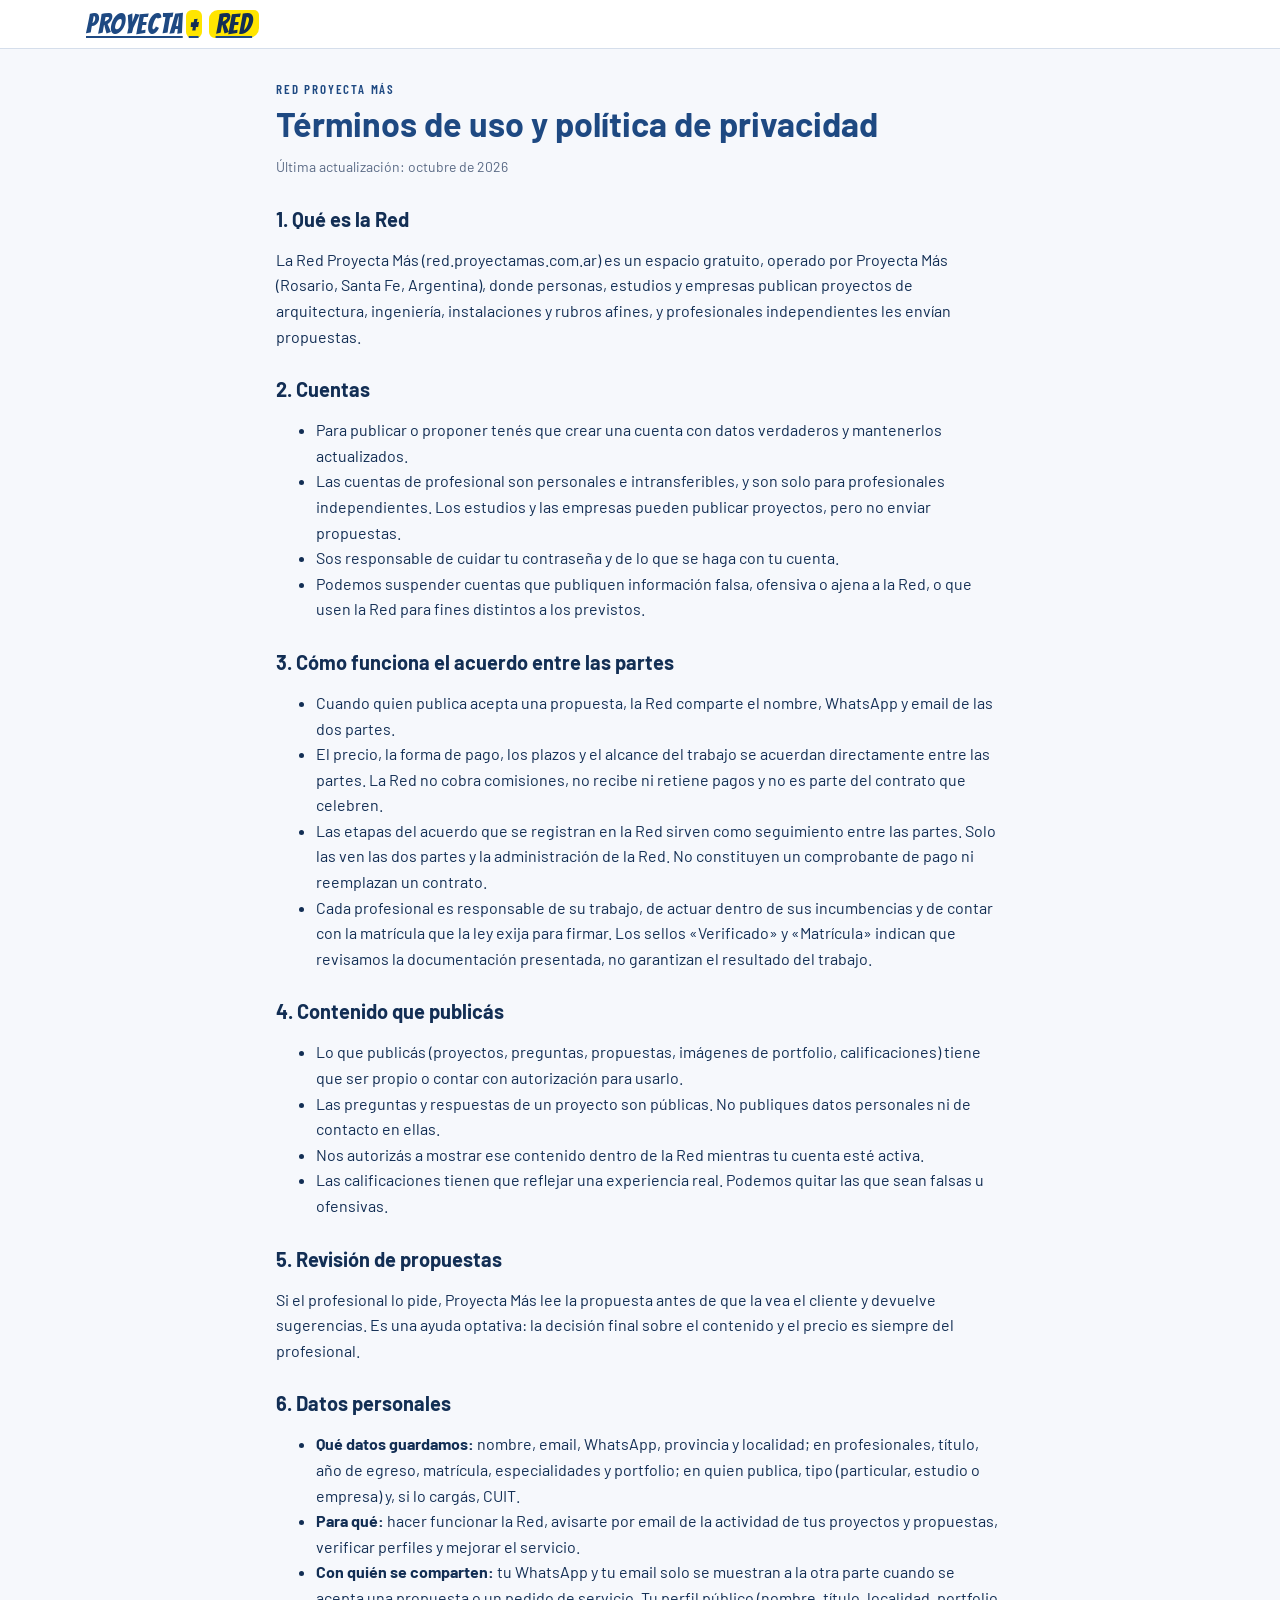
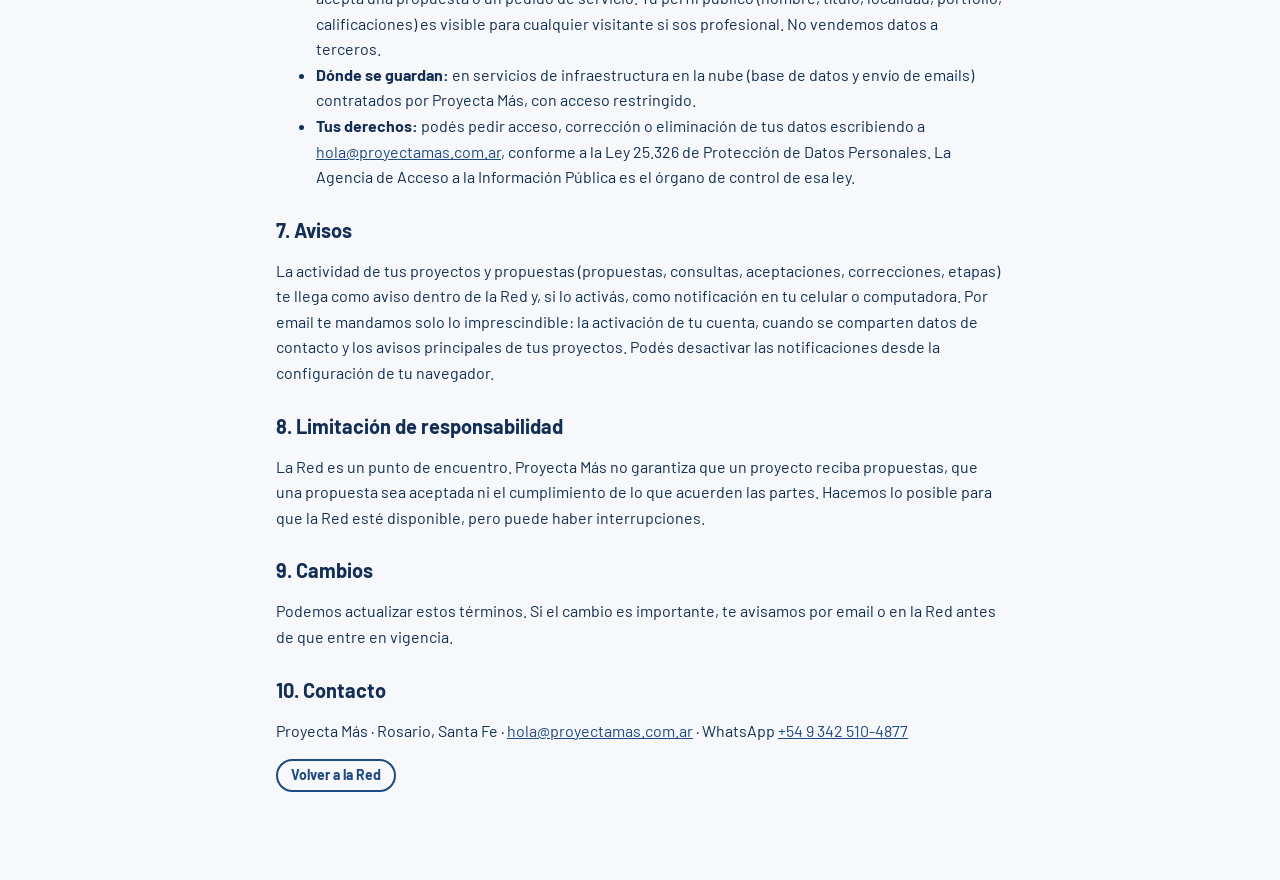
<file: terminos.html>
<!doctype html>
<html lang="es">
<head>
<meta charset="utf-8">
<meta name="viewport" content="width=device-width, initial-scale=1">
<title>Términos y privacidad · Red Proyecta Más</title>
<link rel="icon" type="image/png" sizes="32x32" href="assets/icon/favicon-32.png">
<link rel="stylesheet" href="https://fonts.googleapis.com/css2?family=Bangers&family=Barlow:wght@400;600;700&family=Barlow+Condensed:wght@600&display=swap">
<link rel="stylesheet" href="css/red.css">
<style>
body{margin:0;background:var(--paper)}
.doc{max-width:760px;margin:0 auto;padding:32px 16px 72px;line-height:1.6}
.doc h1{font:700 34px/1.1 var(--f-body);color:var(--blue);margin:8px 0 6px}
.doc h2{font:700 20px var(--f-body);margin:28px 0 6px}
.doc p,.doc li{font-size:16px}
.doc .fecha{color:var(--muted);font-size:14px}
</style>
</head>
<body>
<header><div class="bar"><a class="logo" href="./" aria-label="Volver a la Red">PROYECTA<span class="plus">+</span><em>RED</em></a></div></header>
<main class="doc">
<div class="eyebrow">Red Proyecta Más</div>
<h1>Términos de uso y política de privacidad</h1>
<p class="fecha">Última actualización: octubre de 2026</p>

<h2>1. Qué es la Red</h2>
<p>La Red Proyecta Más (red.proyectamas.com.ar) es un espacio gratuito, operado por Proyecta Más (Rosario, Santa Fe, Argentina), donde personas, estudios y empresas publican proyectos de arquitectura, ingeniería, instalaciones y rubros afines, y profesionales independientes les envían propuestas.</p>

<h2>2. Cuentas</h2>
<ul>
<li>Para publicar o proponer tenés que crear una cuenta con datos verdaderos y mantenerlos actualizados.</li>
<li>Las cuentas de profesional son personales e intransferibles, y son solo para profesionales independientes. Los estudios y las empresas pueden publicar proyectos, pero no enviar propuestas.</li>
<li>Sos responsable de cuidar tu contraseña y de lo que se haga con tu cuenta.</li>
<li>Podemos suspender cuentas que publiquen información falsa, ofensiva o ajena a la Red, o que usen la Red para fines distintos a los previstos.</li>
</ul>

<h2>3. Cómo funciona el acuerdo entre las partes</h2>
<ul>
<li>Cuando quien publica acepta una propuesta, la Red comparte el nombre, WhatsApp y email de las dos partes.</li>
<li>El precio, la forma de pago, los plazos y el alcance del trabajo se acuerdan directamente entre las partes. La Red no cobra comisiones, no recibe ni retiene pagos y no es parte del contrato que celebren.</li>
<li>Las etapas del acuerdo que se registran en la Red sirven como seguimiento entre las partes. Solo las ven las dos partes y la administración de la Red. No constituyen un comprobante de pago ni reemplazan un contrato.</li>
<li>Cada profesional es responsable de su trabajo, de actuar dentro de sus incumbencias y de contar con la matrícula que la ley exija para firmar. Los sellos «Verificado» y «Matrícula» indican que revisamos la documentación presentada, no garantizan el resultado del trabajo.</li>
</ul>

<h2>4. Contenido que publicás</h2>
<ul>
<li>Lo que publicás (proyectos, preguntas, propuestas, imágenes de portfolio, calificaciones) tiene que ser propio o contar con autorización para usarlo.</li>
<li>Las preguntas y respuestas de un proyecto son públicas. No publiques datos personales ni de contacto en ellas.</li>
<li>Nos autorizás a mostrar ese contenido dentro de la Red mientras tu cuenta esté activa.</li>
<li>Las calificaciones tienen que reflejar una experiencia real. Podemos quitar las que sean falsas u ofensivas.</li>
</ul>

<h2>5. Revisión de propuestas</h2>
<p>Si el profesional lo pide, Proyecta Más lee la propuesta antes de que la vea el cliente y devuelve sugerencias. Es una ayuda optativa: la decisión final sobre el contenido y el precio es siempre del profesional.</p>

<h2>6. Datos personales</h2>
<ul>
<li><b>Qué datos guardamos:</b> nombre, email, WhatsApp, provincia y localidad; en profesionales, título, año de egreso, matrícula, especialidades y portfolio; en quien publica, tipo (particular, estudio o empresa) y, si lo cargás, CUIT.</li>
<li><b>Para qué:</b> hacer funcionar la Red, avisarte por email de la actividad de tus proyectos y propuestas, verificar perfiles y mejorar el servicio.</li>
<li><b>Con quién se comparten:</b> tu WhatsApp y tu email solo se muestran a la otra parte cuando se acepta una propuesta o un pedido de servicio. Tu perfil público (nombre, título, localidad, portfolio, calificaciones) es visible para cualquier visitante si sos profesional. No vendemos datos a terceros.</li>
<li><b>Dónde se guardan:</b> en servicios de infraestructura en la nube (base de datos y envío de emails) contratados por Proyecta Más, con acceso restringido.</li>
<li><b>Tus derechos:</b> podés pedir acceso, corrección o eliminación de tus datos escribiendo a <a href="mailto:hola@proyectamas.com.ar">hola@proyectamas.com.ar</a>, conforme a la Ley 25.326 de Protección de Datos Personales. La Agencia de Acceso a la Información Pública es el órgano de control de esa ley.</li>
</ul>

<h2>7. Avisos</h2>
<p>La actividad de tus proyectos y propuestas (propuestas, consultas, aceptaciones, correcciones, etapas) te llega como aviso dentro de la Red y, si lo activás, como notificación en tu celular o computadora. Por email te mandamos solo lo imprescindible: la activación de tu cuenta, cuando se comparten datos de contacto y los avisos principales de tus proyectos. Podés desactivar las notificaciones desde la configuración de tu navegador.</p>

<h2>8. Limitación de responsabilidad</h2>
<p>La Red es un punto de encuentro. Proyecta Más no garantiza que un proyecto reciba propuestas, que una propuesta sea aceptada ni el cumplimiento de lo que acuerden las partes. Hacemos lo posible para que la Red esté disponible, pero puede haber interrupciones.</p>

<h2>9. Cambios</h2>
<p>Podemos actualizar estos términos. Si el cambio es importante, te avisamos por email o en la Red antes de que entre en vigencia.</p>

<h2>10. Contacto</h2>
<p>Proyecta Más · Rosario, Santa Fe · <a href="mailto:hola@proyectamas.com.ar">hola@proyectamas.com.ar</a> · WhatsApp <a href="https://wa.me/5493425104877">+54 9 342 510-4877</a></p>
<p><a class="btn o sm" href="./">Volver a la Red</a></p>
</main>
</body>
</html>
</file>
<file: css/red.css>
/* Layout: hoja de plano clara (cuadrícula azul tenue) — hero con mancha amarilla irregular, tablero de fichas con rótulo técnico al pie, secciones de respaldo/camino/beneficios; diseño claro por decisión de marca */
:root{
  color-scheme:light;
  --paper:#f6f8fc; --grid:#e3e9f3; --surface:#ffffff; --tint:#eef3fb;
  --ink:#122e54; --muted:#5a6a85; --line:#d5deeb;
  --blue:#1e4982; --yellow:#ffe500; --yellow-soft:#fff8c2; --ok:#2e7d4f; --warn:#b45309; --off:#8b96aa;
  --f-logo:"Bangers","Impact",sans-serif;
  --f-label:"Barlow Condensed","Arial Narrow",sans-serif;
  --f-body:"Barlow",system-ui,sans-serif;
  --f-mono:"IBM Plex Mono",ui-monospace,monospace;
  --blob:58% 42% 47% 53% / 44% 56% 44% 56%;
}
*{box-sizing:border-box}
html{scroll-behavior:smooth}
body{background:var(--paper);color:var(--ink);font-family:var(--f-body);font-size:16px;line-height:1.55}
a{color:var(--blue)}
.wrap{max-width:1140px;margin:0 auto;padding-inline:16px}
section.blk{padding-block:56px}
.eyebrow{font:600 13px var(--f-label);letter-spacing:.14em;text-transform:uppercase;color:var(--blue)}
h2.big{font-family:var(--f-logo);font-weight:400;font-size:clamp(34px,5vw,50px);line-height:1;letter-spacing:.02em;margin:6px 0 10px;text-wrap:balance}
h2.big mark,h1 mark{background:var(--yellow);color:var(--ink);padding:0 .18em;border-radius:12px 6px 14px 8px}
.lead{color:var(--muted);max-width:62ch;margin:0}

/* header */
header{position:sticky;top:env(safe-area-inset-top,0px);z-index:10;background:rgba(255,255,255,.94);backdrop-filter:blur(6px);border-bottom:1px solid var(--line)}
.bar{max-width:1140px;margin:0 auto;padding:10px 16px;display:flex;align-items:center;gap:14px;flex-wrap:wrap}
.logo{font-family:var(--f-logo);font-size:28px;line-height:1;color:var(--blue);letter-spacing:.03em;background:none;border:0;cursor:pointer;padding:0}
.logo em{font-style:normal;background:var(--yellow);color:var(--ink);padding:0 7px;border-radius:9px 5px 10px 6px;margin-left:5px}
nav.links{display:flex;gap:4px;flex-wrap:wrap;margin-left:auto;align-items:center}
nav.links a{font:600 15px var(--f-body);color:var(--ink);text-decoration:none;padding:7px 10px;border-radius:10px}
nav.links a:hover{background:var(--tint)}
.btn{font:700 15px var(--f-body);border:2px solid var(--blue);border-radius:999px;padding:9px 18px;cursor:pointer;background:var(--blue);color:#fff;text-decoration:none;display:inline-flex;align-items:center;gap:8px;line-height:1.2}
.btn.y{background:var(--yellow);border-color:var(--yellow);color:var(--ink)}
.btn.o{background:transparent;color:var(--blue)}
.btn.sm{padding:6px 13px;font-size:14px}
.btn:disabled{opacity:.45;cursor:not-allowed}
:focus-visible{outline:3px solid var(--blue);outline-offset:3px}
.memberchip{display:inline-flex;gap:8px;align-items:center;font:600 14px var(--f-body);background:var(--yellow);border-radius:999px;padding:6px 6px 6px 14px}
.memberchip[hidden]{display:none}
.memberchip button{font:600 13px var(--f-body);border:0;background:#fff;color:var(--ink);border-radius:999px;padding:4px 10px;cursor:pointer}
.teaser{display:grid;grid-template-columns:1.3fr 1fr;gap:24px;align-items:center;background:var(--surface);border:2px solid var(--blue);border-radius:32px 22px 36px 24px;padding:28px}
.teaser ul{margin:0;padding-left:18px;display:grid;gap:4px}
@media (max-width:760px){.teaser{grid-template-columns:1fr}}
.demo{background:var(--yellow-soft);color:var(--ink);font-size:13px;text-align:center;padding:6px 16px;border-bottom:1px solid #f1e48a}

/* hero */
.hero{position:relative;overflow:hidden;background:var(--surface);border-bottom:1px solid var(--line)}
.reopen{border:2px solid var(--blue);border-radius:16px;padding:14px;display:grid;gap:8px;font-size:14px}
.reopen select{width:auto}
.reopen small{color:var(--muted)}
#bg{position:absolute;inset:0;width:100%;height:100%;display:block;pointer-events:none}
.hero .wrap[hidden]{display:none}
.hero .wrap{position:relative;z-index:1;display:grid;grid-template-columns:1.25fr 1fr;gap:40px;align-items:center;padding-block:56px 64px}
.hero h1{font-family:var(--f-logo);font-weight:400;font-size:clamp(48px,7.5vw,88px);line-height:.92;letter-spacing:.02em;margin:10px 0 16px;color:var(--blue);text-wrap:balance}
.hero h1 span{display:block;color:var(--ink)}
.hero p{font-size:18px;max-width:52ch;margin:0 0 22px;color:var(--muted)}
.hero p b{color:var(--ink)}
.ctas{display:flex;gap:10px;flex-wrap:wrap}
.lema{margin-top:26px;font:600 13px var(--f-label);letter-spacing:.2em;color:var(--muted)}
.how{position:relative;padding:28px 22px}
.how::before{content:"";position:absolute;inset:0;background:var(--yellow);border-radius:var(--blob);transform:rotate(-4deg);animation:morph 14s ease-in-out infinite alternate}
@keyframes morph{
  0%{border-radius:58% 42% 47% 53% / 44% 56% 44% 56%;transform:rotate(-4deg) scale(1)}
  33%{border-radius:42% 58% 62% 38% / 55% 40% 60% 45%;transform:rotate(3deg) scale(1.03)}
  66%{border-radius:65% 35% 40% 60% / 38% 62% 38% 62%;transform:rotate(-7deg) scale(.98)}
  100%{border-radius:48% 52% 55% 45% / 60% 45% 55% 40%;transform:rotate(1deg) scale(1.02)}}
@media (prefers-reduced-motion:reduce){.how::before{animation:none}}
.howcard{position:relative;background:var(--surface);border:2px solid var(--ink);border-radius:18px;overflow:hidden}
.howcard header{position:static;background:var(--ink);color:#fff;border:0;padding:10px 16px;font:600 14px var(--f-label);letter-spacing:.12em;text-transform:uppercase;backdrop-filter:none}
.step{display:grid;grid-template-columns:44px 1fr;gap:12px;padding:14px 16px;border-top:1px solid var(--line)}
.step:first-of-type{border-top:0}
.step i{font:400 30px var(--f-logo);color:var(--blue);font-style:normal;line-height:1}
.step b{display:block;font-size:16px}
.step span{font-size:14px;color:var(--muted)}

/* board */
.boardhead{display:flex;justify-content:space-between;align-items:end;gap:16px;flex-wrap:wrap;margin-bottom:18px}
.filters{display:flex;gap:8px;flex-wrap:wrap;align-items:center;background:var(--surface);border:1px solid var(--line);border-radius:18px;padding:10px;margin-bottom:18px}
.filters input[type=search],.filters select{font:inherit;padding:8px 12px;border-radius:12px;border:1px solid var(--line);background:var(--paper);color:var(--ink)}
.filters input[type=search]{flex:1 1 220px}
.tog{display:flex;gap:6px;align-items:center;font-size:14px;padding:8px 12px;border-radius:12px;border:1px solid var(--line);cursor:pointer;background:var(--paper)}
.tog input{accent-color:var(--blue)}
.activetag{font-size:14px;color:var(--muted)}
.activetag button{font:inherit;border:0;background:var(--yellow);color:var(--ink);border-radius:999px;padding:2px 10px;cursor:pointer}
.grid{display:grid;grid-template-columns:repeat(auto-fill,minmax(330px,1fr));gap:16px}
.card{position:relative;background:var(--surface);border:1px solid var(--line);border-radius:20px;display:flex;flex-direction:column;cursor:pointer;min-width:0;overflow:hidden;transition:transform .15s,border-color .15s}
.card:hover{transform:translateY(-2px);border-color:var(--blue)}
.cbody{padding:16px 16px 12px;display:flex;flex-direction:column;gap:10px;flex:1}
.stamp{position:absolute;top:14px;right:12px;font:700 12px var(--f-label);letter-spacing:.16em;color:var(--blue);border:2px solid var(--blue);border-radius:6px;padding:1px 7px;transform:rotate(6deg);background:var(--surface);opacity:.85}
.meta{display:flex;gap:6px;flex-wrap:wrap;align-items:center;font-size:13px;color:var(--muted)}
.pill{font:600 12px var(--f-body);padding:3px 9px;border-radius:999px;background:var(--tint);color:var(--ink);white-space:nowrap}
.pill.first{background:var(--yellow);color:var(--ink)}
.pill.open{background:#e6f3ec;color:var(--ok)}
.pill.full{background:#eef0f4;color:var(--off)}
.pill.pm{background:var(--blue);color:#fff}
.pill.none{background:#fdf0e3;color:var(--warn)}
.card h3{font:700 21px/1.15 var(--f-body);margin:0;padding-right:64px;text-wrap:balance}
.card p{margin:0;color:var(--muted);font-size:15px;display:-webkit-box;-webkit-line-clamp:2;-webkit-box-orient:vertical;overflow:hidden}
.specs{display:flex;gap:6px;flex-wrap:wrap;font:500 12px var(--f-mono)}
.specs span{border:1px dashed #b9c6da;border-radius:7px;padding:2px 7px;background:var(--paper)}
.tags{display:flex;gap:6px;flex-wrap:wrap}
.tag{font:500 13px var(--f-body);color:var(--blue);background:transparent;border:0;padding:0;cursor:pointer}
.tag:hover{text-decoration:underline}
.rotulo{display:grid;grid-template-columns:1fr 1fr 1.1fr;border-top:2px solid var(--ink);font-variant-numeric:tabular-nums}
.rotulo div{padding:7px 10px;border-right:1px solid var(--line);min-width:0}
.rotulo div:last-child{border-right:0}
.rotulo small{display:block;font:600 10px var(--f-label);letter-spacing:.12em;text-transform:uppercase;color:var(--muted)}
.rotulo b{font:500 13px var(--f-mono);white-space:nowrap;overflow:hidden;text-overflow:ellipsis;display:block}
.cupo{display:flex;gap:3px;margin-top:4px}
.cupo i{height:5px;flex:1;border-radius:3px;background:var(--grid)}
.cupo i.on{background:var(--blue)}
.empty{padding:36px;text-align:center;color:var(--muted);background:var(--surface);border-radius:20px;border:2px dashed var(--line)}

/* respaldo */
.respaldo{background:var(--blue);color:#fff;border-radius:36px 28px 40px 24px;padding:44px 28px;position:relative;overflow:hidden}
.respaldo .eyebrow{color:var(--yellow)}
.respaldo .lead{color:#d6e1f3}
.respaldo h2.big mark{color:var(--ink)}
.rgrid{display:grid;grid-template-columns:repeat(auto-fit,minmax(240px,1fr));gap:12px;margin-top:26px}
.ritem{background:rgba(255,255,255,.08);border:1px solid rgba(255,255,255,.18);border-radius:18px;padding:16px;display:grid;gap:6px;align-content:start}
.ritem svg{width:30px;height:30px;stroke:var(--yellow);fill:none;stroke-width:1.8;stroke-linecap:round;stroke-linejoin:round}
.ritem b{font-size:17px}
.ritem span{font-size:14px;color:#d6e1f3}
.quote{margin-top:24px;display:flex;gap:14px;align-items:center;flex-wrap:wrap;background:var(--yellow);color:var(--ink);border-radius:18px 12px 20px 14px;padding:14px 18px;font-size:16px}
.quote b{font-family:var(--f-logo);font-weight:400;font-size:24px;letter-spacing:.03em}

/* camino */
.path{display:grid;grid-template-columns:repeat(4,1fr);gap:0;margin-top:26px;position:relative}
.lvl{padding:18px 16px 18px 0;position:relative;display:grid;gap:6px;align-content:start}
.lvl::before{content:"";position:absolute;top:30px;left:44px;right:0;height:2px;background:repeating-linear-gradient(90deg,var(--blue) 0 8px,transparent 8px 14px)}
.lvl:last-child::before{display:none}
.lvl .n{width:48px;height:48px;border-radius:var(--blob);background:var(--yellow);font:400 26px/48px var(--f-logo);text-align:center;color:var(--ink);position:relative}
.lvl:last-child .n{background:var(--blue);color:#fff}
.lvl b{font-size:18px}
.lvl span{font-size:14px;color:var(--muted)}
.lvl ul{margin:4px 0 0;padding-left:18px;font-size:14px}

/* beneficios */
.pgrid{display:grid;grid-template-columns:repeat(auto-fit,minmax(250px,1fr));gap:14px;margin-top:26px}
.prod{background:var(--surface);border:1px solid var(--line);border-radius:20px;padding:18px;display:grid;gap:8px;align-content:start;position:relative}
.prod .unit{font:600 12px var(--f-label);letter-spacing:.14em;color:var(--blue)}
.prod b{font-size:18px;line-height:1.2}
.prod span{font-size:14px;color:var(--muted)}
.off{justify-self:start;font:400 24px var(--f-logo);letter-spacing:.03em;background:var(--yellow);padding:2px 12px;border-radius:12px 6px 14px 8px}
.off small{font:600 12px var(--f-body);letter-spacing:0;margin-left:4px}
.fine{font-size:13px;color:var(--muted);margin-top:14px}

/* quien */
.who{display:grid;grid-template-columns:repeat(auto-fit,minmax(250px,1fr));gap:14px;margin-top:22px}
.who div{background:var(--surface);border:1px solid var(--line);border-radius:20px;padding:18px}
.who h3{font:700 13px var(--f-label);letter-spacing:.14em;text-transform:uppercase;margin:0 0 8px}
.who .y h3{color:var(--ok)} .who .n2 h3{color:var(--warn)}
.who ul{margin:0;padding-left:18px;font-size:15px}
.who li{margin-bottom:4px}

/* forms */
.view[hidden],section[hidden]{display:none!important}
.formwrap{display:grid;grid-template-columns:minmax(0,1fr) 300px;gap:22px;align-items:start;padding-block:36px 64px}
.formbox{background:var(--surface);border:1px solid var(--line);border-radius:24px;padding:22px;display:grid;gap:22px;min-width:0}
.formbox h1{font-family:var(--f-logo);font-weight:400;font-size:42px;letter-spacing:.02em;line-height:1;margin:0;color:var(--blue)}
fieldset{border:0;padding:0;margin:0;display:grid;gap:12px;min-width:0}
legend{font:700 14px var(--f-label);letter-spacing:.14em;text-transform:uppercase;color:var(--ink);margin-bottom:8px;display:flex;gap:8px;align-items:center}
legend i{font:400 18px var(--f-logo);font-style:normal;background:var(--yellow);border-radius:var(--blob);width:28px;height:28px;display:inline-grid;place-items:center;letter-spacing:0}
.row{display:grid;grid-template-columns:repeat(auto-fit,minmax(160px,1fr));gap:12px}
label.f{display:grid;gap:4px;font-size:14px;font-weight:600;min-width:0}
label.f small{font-weight:400;color:var(--muted)}
input,select,textarea{font:inherit;font-weight:400;padding:9px 12px;border-radius:12px;border:1px solid var(--line);background:var(--paper);color:var(--ink);width:100%}
input:focus,select:focus,textarea:focus{border-color:var(--blue);background:#fff}
textarea{min-height:110px;resize:vertical}
.choice{display:flex;gap:8px;flex-wrap:wrap}
.choice label{display:flex;gap:7px;align-items:center;border:1px solid var(--line);border-radius:12px;padding:9px 13px;cursor:pointer;font-size:14px;background:var(--paper)}
.choice label:has(input:checked){border-color:var(--blue);background:var(--tint);font-weight:600}
.choice input,.check input{width:auto;accent-color:var(--blue)}
.chipin{display:flex;flex-wrap:wrap;gap:6px;align-items:center;border:1px solid var(--line);border-radius:12px;padding:6px;background:var(--paper)}
.chipin input{border:0;flex:1 1 140px;padding:4px 6px;background:transparent}
.chip{background:var(--yellow);border-radius:999px;padding:2px 4px 2px 10px;font-size:13px;display:flex;gap:2px;align-items:center}
.chip button{border:0;background:transparent;cursor:pointer;color:inherit;font-size:13px}
.suggest{display:flex;gap:8px;flex-wrap:wrap;font-size:13px;color:var(--muted);align-items:center}
.suggest .tag{font-size:13px}
.note{font-size:14px;color:var(--ink);background:var(--tint);border-radius:14px;padding:11px 14px}
.check{display:flex;gap:10px;align-items:flex-start;font-size:14px}
.check input{margin-top:4px}
.aside{display:grid;gap:12px;position:sticky;top:90px}
.asidecard{background:var(--surface);border:1px solid var(--line);border-radius:20px;padding:16px;display:grid;gap:6px;font-size:14px}
.asidecard.y{background:var(--yellow);border-color:var(--yellow)}
.asidecard b{font-size:16px}
.asidecard ul{margin:0;padding-left:18px}
.welcome{background:var(--surface);border:2px solid var(--blue);border-radius:24px;padding:22px;display:grid;gap:14px}
.welcome h2{font-family:var(--f-logo);font-weight:400;font-size:38px;margin:0;color:var(--blue);letter-spacing:.02em}
.coupon{display:flex;gap:12px;align-items:center;flex-wrap:wrap;border:2px dashed var(--ink);border-radius:16px;padding:12px 16px;background:var(--yellow-soft)}
.coupon code{font:500 22px var(--f-mono);letter-spacing:.08em}
.todo{display:grid;gap:8px;margin:0;padding:0;list-style:none}
.todo li{display:flex;gap:10px;align-items:flex-start;font-size:15px}
.todo li::before{content:"";flex:none;width:18px;height:18px;margin-top:3px;border:2px solid var(--blue);border-radius:6px}

/* dialog */
dialog{border:0;border-radius:24px;padding:0;max-width:800px;width:calc(100% - 24px);background:var(--surface);color:var(--ink);max-height:92vh}
dialog::backdrop{background:rgba(18,46,84,.5)}
.dl{padding:22px;display:grid;gap:18px}
.dlhead{display:flex;justify-content:space-between;gap:12px;align-items:flex-start}
.dl h2{font:700 28px/1.1 var(--f-body);margin:0;text-wrap:balance}
.dl h4{font:700 13px var(--f-label);letter-spacing:.14em;text-transform:uppercase;color:var(--blue);margin:0 0 8px}
.x{border:1px solid var(--line);background:var(--surface);color:var(--ink);border-radius:999px;width:38px;height:38px;cursor:pointer;font-size:16px;flex:none}
.sheet{display:grid;grid-template-columns:repeat(3,minmax(0,1fr));border:2px solid var(--ink);border-radius:12px;overflow:hidden}
.sheet div{padding:8px 12px;border-right:1px solid var(--line);border-bottom:1px solid var(--line)}
.sheet div:nth-child(3n){border-right:0}
.sheet div:nth-last-child(-n+3){border-bottom:0}
.sheet small{display:block;font:600 10px var(--f-label);letter-spacing:.12em;text-transform:uppercase;color:var(--muted)}
.sheet b{font:500 14px var(--f-mono)}
.qa{display:grid;gap:10px}
.q{border-left:3px solid var(--yellow);padding-left:12px;font-size:15px}
.q .a{margin-top:3px;color:var(--muted)}
.q .a b{color:var(--ink)}
.inline{display:flex;gap:8px;flex-wrap:wrap}
.inline input{flex:1 1 220px;width:auto}
.prop{border:1px solid var(--line);border-radius:16px;padding:14px;display:grid;gap:8px;position:relative;background:var(--paper)}
.prop.pmp{border:2px solid var(--blue);background:var(--surface)}
.prop .who2{display:flex;gap:10px;align-items:center}
.av{width:38px;height:38px;border-radius:var(--blob);background:var(--yellow);display:grid;place-items:center;font:400 18px var(--f-logo);flex:none}
.prop.pmp .av{background:var(--blue);color:#fff}
.prop .who2 small{display:block;color:var(--muted);font-size:13px}
.prop pre{margin:0;white-space:pre-wrap;font:inherit;font-size:14px}
.prop .stamp{top:12px}
.propnums{display:flex;gap:6px;flex-wrap:wrap;font:500 12px var(--f-mono)}
.propnums span{background:var(--surface);border:1px solid var(--line);border-radius:7px;padding:2px 8px}
.pill.done{background:var(--ink);color:#fff}
.rep{display:inline-flex;gap:6px;align-items:center;font-size:13px;color:var(--muted);font-variant-numeric:tabular-nums}
.rep b{color:var(--ink)}
.rep .st{color:#d4b400;letter-spacing:1px}
.rategrid{display:grid;grid-template-columns:repeat(auto-fit,minmax(260px,1fr));gap:12px}
.ratebox{border:1px solid var(--line);border-radius:16px;padding:14px;display:grid;gap:10px;background:var(--paper)}
.ratebox h5{margin:0;font:700 15px var(--f-body)}
.ratebox small{color:var(--muted)}
.crit{display:flex;justify-content:space-between;align-items:center;gap:8px;font-size:14px;flex-wrap:wrap}
.stars{display:flex;gap:2px}
.stars button{border:0;background:transparent;font-size:22px;line-height:1;cursor:pointer;color:var(--line);padding:0 1px}
.stars button.on{color:#e0c000}
.yn{display:flex;gap:6px}
.yn button{font:600 13px var(--f-body);border:1px solid var(--line);background:var(--surface);color:var(--ink);border-radius:999px;padding:4px 12px;cursor:pointer}
.yn button.on{background:var(--blue);border-color:var(--blue);color:#fff}
.sent{font-size:14px;color:var(--ok);font-weight:600}
.result{display:flex;gap:14px;flex-wrap:wrap;align-items:baseline}
.result .big2{font:400 30px var(--f-logo);letter-spacing:.03em}
.kit{margin-top:26px;background:var(--surface);border:1px solid var(--line);border-radius:24px;padding:20px;display:grid;gap:16px}
.kithead{display:flex;justify-content:space-between;align-items:baseline;gap:10px;flex-wrap:wrap}
.kithead h3{font:700 13px var(--f-label);letter-spacing:.14em;text-transform:uppercase;color:var(--blue);margin:0}
.kithead span{font-size:13px;color:var(--muted)}
.manuals{display:grid;grid-template-columns:repeat(auto-fit,minmax(250px,1fr));gap:10px}
.man{display:grid;grid-template-columns:40px 1fr;gap:10px;padding:14px;border:1px solid var(--line);border-radius:16px;background:var(--paper)}
.man i{font:400 26px/40px var(--f-logo);font-style:normal;width:40px;height:40px;text-align:center;background:var(--yellow);border-radius:var(--blob)}
.man b{display:block;font-size:16px;margin-bottom:2px}
.man span{font-size:14px;color:var(--muted);display:block}
.man .mt{margin-top:8px;font:500 12px var(--f-mono);color:var(--blue)}
.tpls{display:flex;gap:6px;flex-wrap:wrap;align-items:center;font-size:14px}
.tpls b{margin-right:4px}
.kit2{display:grid;grid-template-columns:repeat(auto-fit,minmax(320px,1fr));gap:16px;margin-top:16px}
.calc,.call{background:var(--surface);border:1px solid var(--line);border-radius:24px;padding:20px;display:grid;gap:14px;align-content:start;min-width:0}
.calcout{display:flex;justify-content:space-between;align-items:center;gap:10px;background:var(--yellow);border-radius:16px 10px 18px 12px;padding:12px 16px}
.calcout b{font:400 32px var(--f-logo);letter-spacing:.03em;font-variant-numeric:tabular-nums}
.calcres{display:grid;grid-template-columns:repeat(3,minmax(0,1fr));border:2px solid var(--ink);border-radius:12px;overflow:hidden}
.calcres div{padding:8px 12px;border-right:1px solid var(--line)}
.calcres div:last-child{border-right:0}
.calcres small{display:block;font:600 10px var(--f-label);letter-spacing:.12em;text-transform:uppercase;color:var(--muted)}
.calcres b{font:500 15px var(--f-mono);font-variant-numeric:tabular-nums}
.days{display:flex;gap:8px;overflow-x:auto;padding-bottom:4px}
.day{flex:none;border:1px solid var(--line);border-radius:14px;padding:8px 12px;background:var(--paper);cursor:pointer;font:600 14px var(--f-body);color:var(--ink);text-align:center;min-width:76px}
.day small{display:block;font-weight:400;color:var(--muted);font-size:12px}
.day.on{background:var(--blue);border-color:var(--blue);color:#fff}
.day.on small{color:#d6e1f3}
.slots{display:flex;gap:8px;flex-wrap:wrap}
.slot{font:500 14px var(--f-mono);border:1px solid var(--line);background:var(--surface);color:var(--ink);border-radius:10px;padding:7px 12px;cursor:pointer}
.slot.on{background:var(--yellow);border-color:var(--yellow)}
.slot:disabled{text-decoration:line-through;color:var(--off);cursor:not-allowed;background:var(--paper)}
.booked{border:2px solid var(--blue);border-radius:16px;padding:14px;display:grid;gap:6px}
.booked b{font-size:17px}
@media (max-width:520px){.calcres{grid-template-columns:1fr}.calcres div{border-right:0;border-bottom:1px solid var(--line)}}
.manst{display:inline-block;margin-top:8px;margin-left:8px;font:600 12px var(--f-body);padding:2px 9px;border-radius:999px;background:var(--grid);color:var(--muted)}
.manst.ready{background:var(--blue);color:#fff}
.man{cursor:pointer;transition:border-color .15s}
.man:hover{border-color:var(--blue)}
.reader{max-width:68ch;font-size:16px;line-height:1.65}
.reader .lede{font-size:18px;color:var(--ink)}
.reader h3{font:700 14px var(--f-label);letter-spacing:.14em;text-transform:uppercase;color:var(--blue);margin:26px 0 8px}
.reader p{margin:0 0 10px}
.reader ul,.reader ol{margin:0 0 10px;padding-left:20px}
.reader li{margin-bottom:6px}
.reader .formula{font:500 15px var(--f-mono);background:var(--yellow-soft);border:2px dashed var(--ink);border-radius:12px;padding:12px 14px;margin:0 0 12px}
.reader .ex{background:var(--tint);border-radius:12px;padding:10px 14px}
.reader .tbl{overflow-x:auto;margin:0 0 12px}
.reader table{border-collapse:collapse;width:100%;font-size:14px}
.reader th,.reader td{border:1px solid var(--line);padding:8px 10px;text-align:left;vertical-align:top}
.reader th{background:var(--tint);font:700 12px var(--f-label);letter-spacing:.1em;text-transform:uppercase}
.reader table.num td:last-child{text-align:right;font-family:var(--f-mono);width:80px}
.reader tr.tot td{font-weight:700;border-top:2px solid var(--ink)}
.reader .vs{display:grid;grid-template-columns:repeat(auto-fit,minmax(240px,1fr));gap:10px;margin-bottom:10px}
.reader .vs>div{border-radius:14px;padding:12px 14px;font-size:14px;display:grid;gap:6px}
.reader .bad{background:#fdf0e3;border:1px solid #f1c79a}
.reader .good{background:#e6f3ec;border:1px solid #a9d6bb}
.reader .vs p{margin:0}
.reader .vs small{color:var(--muted)}
.reader .tagx{font:700 11px var(--f-label);letter-spacing:.14em;text-transform:uppercase}
.reader .errs li::marker{content:"✕  ";color:var(--warn)}
.reader .check2 li::marker{content:"✓  ";color:var(--ok)}
.btn.wa{background:#1f8f4e;border-color:#1f8f4e;color:#fff}
.linkbtn{font:inherit;font-size:13px;border:0;background:none;color:var(--muted);text-decoration:underline;cursor:pointer;padding:0}
.panel{display:grid;grid-template-columns:300px minmax(0,1fr);gap:16px;align-items:start}
.plist{display:grid;gap:8px}
.prow{display:grid;gap:4px;text-align:left;font:inherit;background:var(--surface);border:1px solid var(--line);border-radius:16px;padding:12px;cursor:pointer;color:var(--ink);justify-items:start}
.prow span:not(.pill){font-size:13px;color:var(--muted)}
.prow.on{border:2px solid var(--blue)}
.pdetail{background:var(--surface);border:1px solid var(--line);border-radius:24px;padding:20px;display:grid;gap:14px;min-width:0}
.ptitle{font:700 20px/1.2 var(--f-body);margin:0}
.ptext{white-space:pre-wrap;font:inherit;font-size:15px;background:var(--paper);border:1px solid var(--line);border-radius:14px;padding:14px;margin:0}
.h4b{font:700 13px var(--f-label);letter-spacing:.14em;text-transform:uppercase;color:var(--blue);margin:0 0 8px}
.notas{list-style:none;margin:0;padding:0;display:grid;gap:6px}
.nota{display:flex;gap:10px;align-items:flex-start;font-size:14px;background:var(--paper);border:1px solid var(--line);border-radius:12px;padding:8px 10px}
.nota>span:nth-child(2){flex:1}
.x.sm{width:28px;height:28px;font-size:12px}
.nt{flex:none;font:700 11px var(--f-label);letter-spacing:.1em;text-transform:uppercase;border-radius:6px;padding:2px 7px}
.nt-corregir{background:#fdf0e3;color:var(--warn)}
.nt-agregar{background:#e6f3ec;color:var(--ok)}
.nt-sacar{background:#fbe7e7;color:#b42318}
.quick{display:grid;gap:6px}
.qbtn{display:flex;gap:8px;align-items:flex-start;text-align:left;font:inherit;font-size:14px;border:1px dashed var(--line);background:var(--surface);color:var(--ink);border-radius:12px;padding:8px 10px;cursor:pointer}
.qbtn:hover{border-color:var(--blue)}
.mislist{display:grid;gap:12px}
.mis{background:var(--surface);border:1px solid var(--line);border-radius:20px;padding:18px;display:grid;gap:12px}
@media (max-width:860px){.panel{grid-template-columns:1fr}}
.offs{display:flex;gap:6px;flex-wrap:wrap}
.prod .btn.wa{justify-self:start;margin-top:4px}
.prod.pro-only[hidden]{display:none}
.fbdlg{max-width:560px}
.bigstars{display:flex;gap:6px}
.bigstars button{border:0;background:transparent;font-size:40px;line-height:1;color:var(--line);cursor:pointer;padding:0;transition:transform .1s}
.bigstars button:hover{transform:scale(1.12)}
.bigstars button.on{color:#e0c000}
.sugs{display:flex;gap:6px;flex-wrap:wrap}
.sug{font:500 14px var(--f-body);border:1px solid var(--line);background:var(--paper);color:var(--ink);border-radius:999px;padding:6px 12px;cursor:pointer}
.sug.on{background:var(--yellow);border-color:var(--yellow);font-weight:600}
.opin{background:var(--surface);border:1px solid var(--line);border-radius:24px;padding:20px;display:grid;gap:12px}
.oplist{display:grid;gap:8px}
.opi{display:grid;gap:2px;font-size:14px;border-bottom:1px solid var(--line);padding-bottom:8px}
.toptags{display:flex;gap:6px;flex-wrap:wrap;align-items:center;font-size:14px}
.logo{display:inline-flex;align-items:center;gap:2px}
.logo .plus{color:var(--ink);background:var(--yellow);border-radius:6px;padding:0 3px;margin-left:1px}
.roles{display:grid;grid-template-columns:1fr 1fr;gap:8px}
.role{display:grid;gap:2px;text-align:left;font:inherit;border:1px solid var(--line);background:var(--paper);color:var(--ink);border-radius:14px;padding:12px;cursor:pointer}
.role span{font-size:13px;color:var(--muted)}
.role.on{border:2px solid var(--blue);background:var(--tint)}
.authf{display:grid;gap:12px}
.demo2{display:flex;gap:8px;flex-wrap:wrap;align-items:center;font-size:14px;color:var(--muted);border-top:1px dashed var(--line);padding-top:12px}
.contact{background:#e6f3ec;border:1px solid #a9d6bb;border-radius:16px;padding:14px;font-size:15px;display:grid;gap:4px}
.contact small{color:var(--muted)}
.rlist{display:grid;gap:10px}
.prop.desc{opacity:.55}
@media (max-width:520px){.roles{grid-template-columns:1fr}}
.launch{background:var(--yellow);color:var(--ink);font-size:14px;text-align:center;padding:6px 16px}
.launch .linkbtn{color:var(--ink);font-weight:700}
.toast{position:fixed;left:50%;bottom:calc(20px + env(safe-area-inset-bottom,0px));transform:translateX(-50%);background:var(--ink);color:#fff;padding:10px 18px;border-radius:999px;font-weight:600;font-size:14px;z-index:30;box-shadow:0 6px 20px rgba(18,46,84,.25)}
footer{border-top:1px solid var(--line);background:var(--surface);padding-block:22px;font-size:14px;color:var(--muted)}
footer .wrap{display:flex;justify-content:space-between;gap:12px;flex-wrap:wrap}

@media (max-width:860px){
  .hero .wrap,.formwrap{grid-template-columns:1fr}
  .aside{position:static}
  .path{grid-template-columns:1fr 1fr;gap:6px}
  .lvl::before{display:none}
  nav.links{margin-left:0}
}
@media (max-width:520px){
  .path{grid-template-columns:1fr}
  .sheet{grid-template-columns:1fr 1fr}
  .sheet div{border-right:1px solid var(--line)!important;border-bottom:1px solid var(--line)!important}
  .rotulo{grid-template-columns:1fr 1fr}
  .rotulo div:last-child{grid-column:1/-1;border-top:1px solid var(--line)}
  .respaldo{padding:32px 18px}
}
@media (prefers-reduced-motion:reduce){*{transition:none!important;scroll-behavior:auto!important}}
</file>
